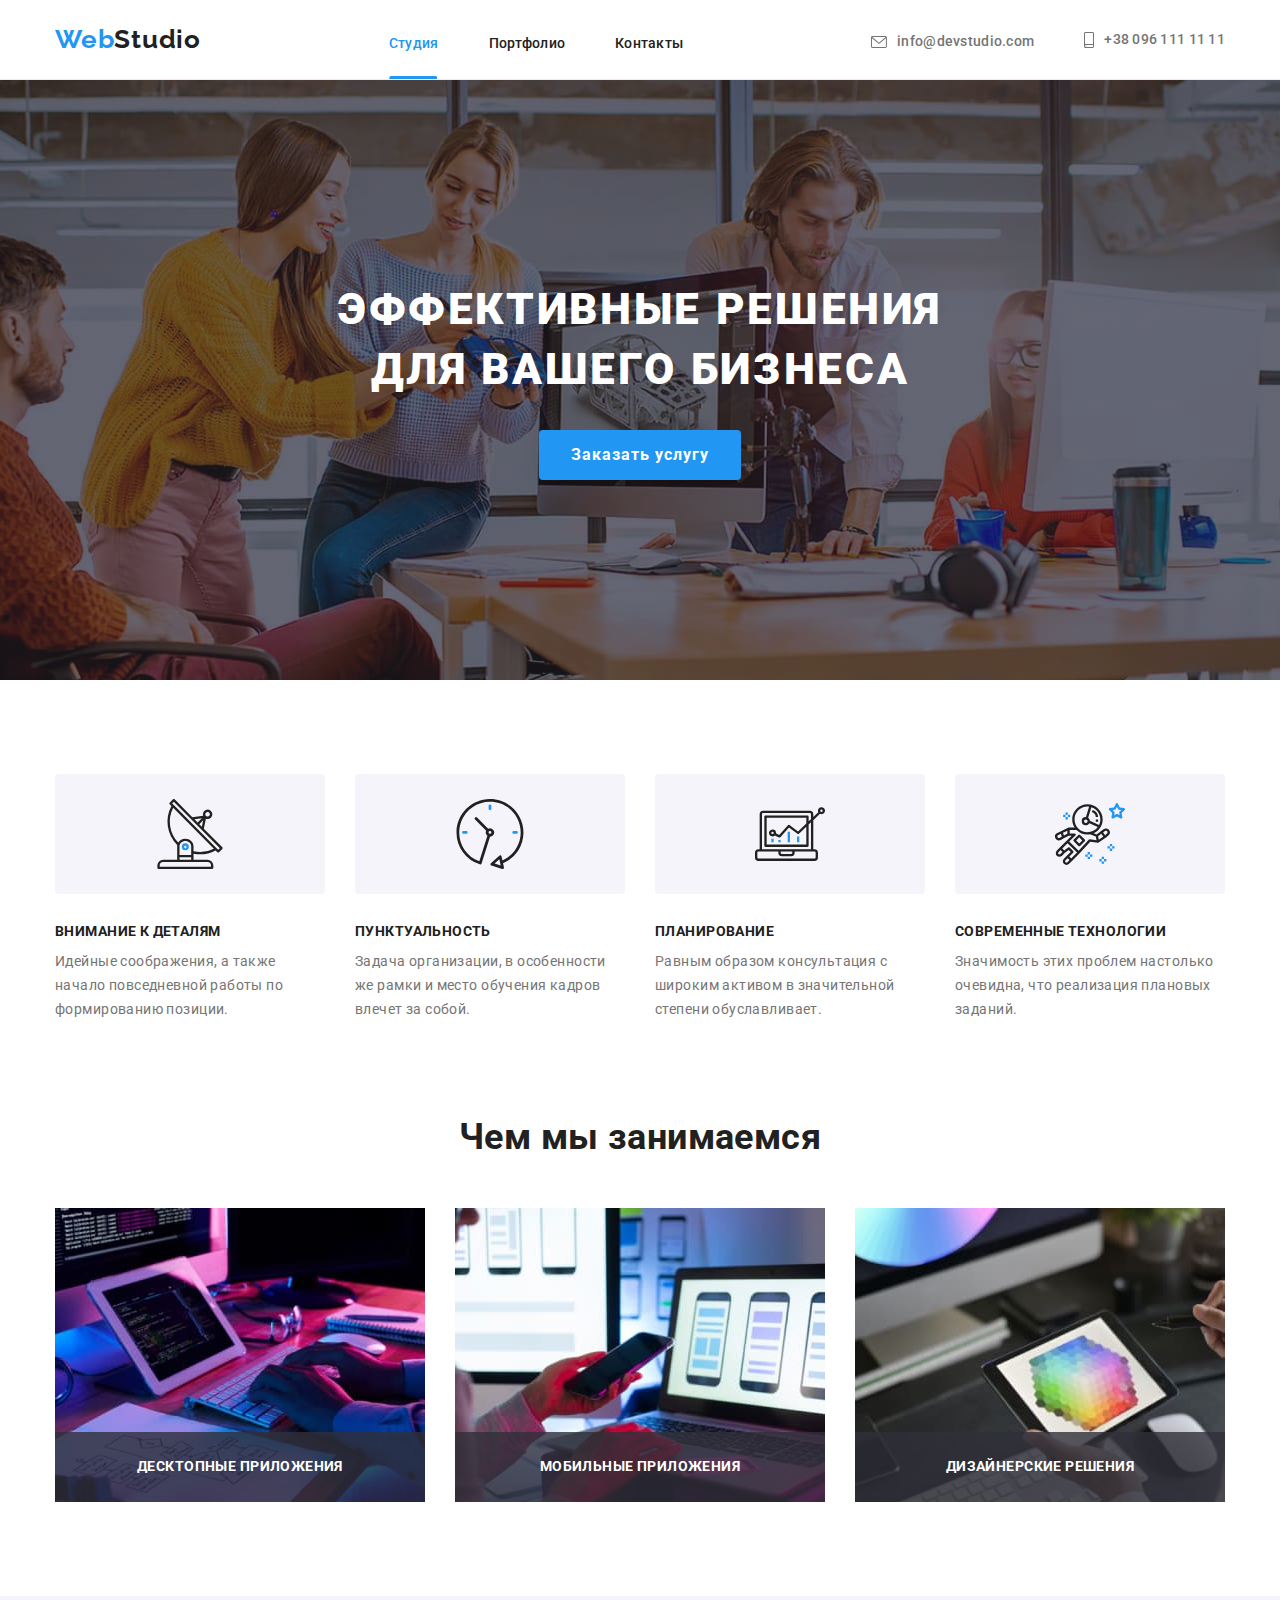
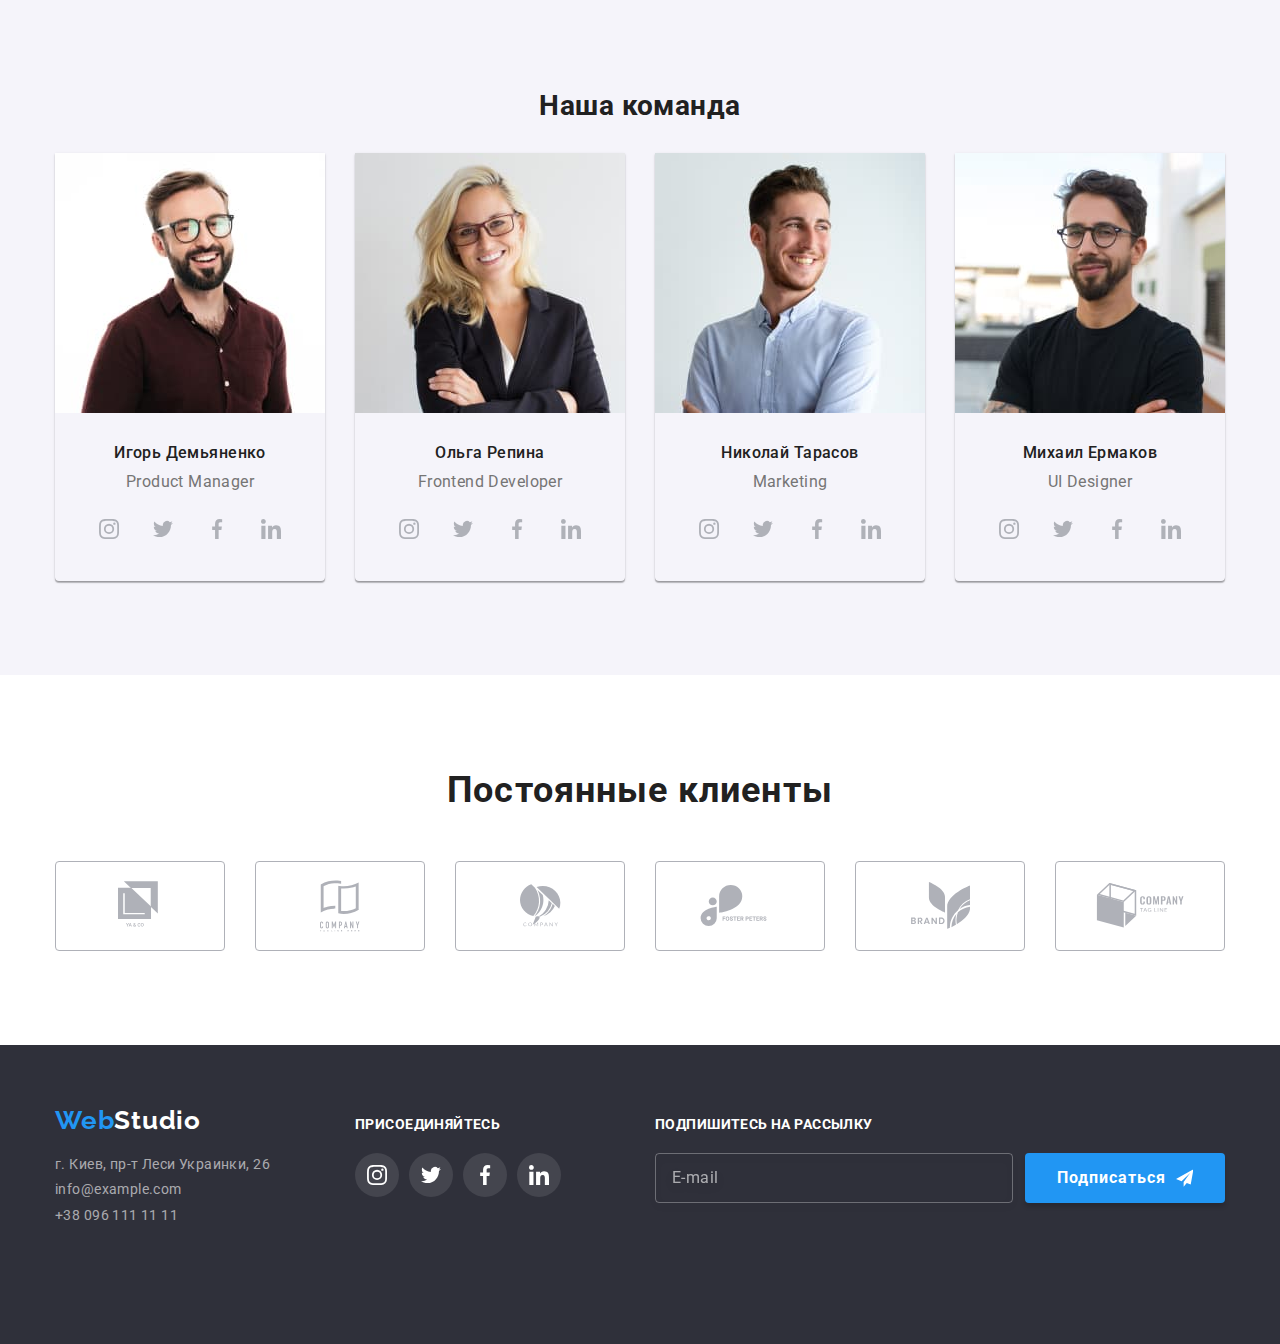
<file: index.html>
<!DOCTYPE html>
<html lang="ru">
  <head>
    <meta charset="UTF-8" />
    <meta http-equiv="X-UA-Compatible" content="IE=edge" />
    <meta name="viewport" content="width=device-width, initial-scale=1.0" />
    <title>Document</title>
    <link rel="preconnect" href="https://fonts.gstatic.com" />
    <link
      href="https://fonts.googleapis.com/css2?family=Raleway:wght@700&family=Roboto:wght@400;500;700;900&display=swap"
      rel="stylesheet"
    />
    <link
      rel="stylesheet"
      href="https://cdnjs.cloudflare.com/ajax/libs/modern-normalize/1.0.0/modern-normalize.min.css"
    />
    <link rel="stylesheet" href="./css/main.min.css" />
  </head>
  <body>
    <!-- заголовок страницы, одинаковый на всех страницах -->
    <header class="section header">
      <div class="container header-navigation">
        <a
          class="logo no-line"
          href="WebStudio"
          rel="noopener noreferrer nofollow"
          ><span class="logo-color">Web</span>Studio</a
        >

        <nav class="navigation">
          <ul class="navigation-block no-list link-font">
            <li class="navigation-block__item">
              <a
                class="navigation-block__link no-line current current--index"
                href="./index.html"
                title="Переход на главнцю страницу сайта"
              >
                Студия</a
              >
            </li>
            <li class="navigation-block__item">
              <a class="navigation-block__link no-line" href="./portfolio.html"
                >Портфолио</a
              >
            </li>
            <li class="navigation-block__item">
              <a class="navigation-block__link no-line" href="#Contacts"
                >Контакты</a
              >
            </li>
          </ul>
        </nav>

        <!-- адресные ссылки -->
        <div class="contacts link-font">
          <a class="contacts__link no-line" href="mailto:info@devstudio.com">
            <svg class="e-mail">
              <use href="./images/svg/sprite.svg#envelope"></use>
            </svg>
            info@devstudio.com</a
          >
          <a class="contacts__link no-line" href="+380961111111">
            <svg class="smartphone">
              <use href="./images/svg/sprite.svg#smartphone"></use>
            </svg>
            +38 096 111 11 11</a
          >
        </div>

        <!-- формирование окна мобильного меню -->
        <div class="mobile-menu-div">
          <button class="mobile-menu-btn" data-menu-button>
            <svg class="mobile-menu-icon">
              <use
                class="icon-menu"
                href="./images/svg/sprite.svg#icon-menu"
              ></use>
              <use
                class="icon-close"
                href="./images/svg/sprite.svg#icon-close"
              ></use>
            </svg>
          </button>

          <div class="mobile-menu" data-menu>
            <div class="mobile-menu-navigation">
              <ul class="mobile-menu-navigation__list no-list link-font">
                <li class="mobile-menu-navigation__item item-distance">
                  <a
                    class="mobile-menu-navigation__link no-line current-mobile"
                    href="./index.html"
                    title="Переход на главнцю страницу сайта"
                  >
                    Студия</a
                  >
                </li>
                <li class="mobile-menu-navigation__item item-distance">
                  <a
                    class="mobile-menu-navigation__link no-line"
                    href="./portfolio.html"
                    >Портфолио</a
                  >
                </li>
                <li class="mobile-menu-navigation__item">
                  <a class="mobile-menu-navigation__link no-line" href="#"
                    >Контакты</a
                  >
                </li>
              </ul>
            </div>
            <div class="mobile-menu-contacts link-font">
              <a
                class="mobile-menu-contacts__link no-line"
                href="mailto:info@devstudio.com"
              >
                info@devstudio.com</a
              >
              <a
                class="mobile-menu-contacts__link item-distance no-line"
                href="+380961111111"
              >
                +38 096 111 11 11</a
              >
            </div>
            <div class="mobile-menu-social">
              <a
                class="mobile-menu-social__link no-line"
                href="https://www.instagram.com"
                target="_blank"
                rel="noopener noreferer nofollow"
                >Instagram</a
              >
              <a
                class="mobile-menu-social__link no-line"
                href="https://twitter.com"
                target="_blank"
                rel="noopener noreferer nofollow"
                >Twitter</a
              >
              <a
                class="mobile-menu-social__link no-line"
                href="https://www.facebook.com"
                target="_blank"
                rel="noopener noreferer nofollow"
                >Facebook</a
              >
              <a
                class="mobile-menu-social__link no-line"
                href="https://www.linkedin.com"
                target="_blank"
                rel="noopener noreferer nofollow"
                >LinkedIn</a
              >
            </div>
          </div>
        </div>
      </div>
    </header>

    <!-- Главный раздел страницы -->
    <main>
      <!-- Главная блок страницы с заказом услуги -->

      <section class="section hero">
        <div class="hero__bg-image">
          <div class="container hero-paddings">
            <div class="hero__definition">
              <h1 class="hero__title">
                Эффективные решения для вашего бизнеса
              </h1>
              <button
                type="button"
                class="btn btn-hover btn-focus"
                data-modal-open
              >
                Заказать услугу
              </button>
            </div>
          </div>
        </div>
      </section>
      <!-- Приоритеты компании -->
      <section class="section">
        <div class="container">
          <h2 class="visually-hidden">Приоритеты компании</h2>
          <ul class="priorities no-list">
            <li class="priorities__item priorities__icon-details">
              <h3 class="priorities__header">Внимание к деталям</h3>
              <p class="priorities__text">
                Идейные соображения, а также начало повседневной работы по
                формированию позиции.
              </p>
            </li>
            <li class="priorities__item priorities__icon-timeliness">
              <h3 class="priorities__header">Пунктуальность</h3>
              <p class="priorities__text">
                Задача организации, в особенности же рамки и место обучения
                кадров влечет за собой.
              </p>
            </li>
            <li class="priorities__item priorities__icon-planning">
              <h3 class="priorities__header">Планирование</h3>
              <p class="priorities__text">
                Равным образом консультация с широким активом в значительной
                степени обуславливает.
              </p>
            </li>
            <li class="priorities__item priorities__icon-technology">
              <h3 class="priorities__header">Современные технологии</h3>
              <p class="priorities__text">
                Значимость этих проблем настолько очевидна, что реализация
                плановых заданий.
              </p>
            </li>
          </ul>
        </div>
      </section>

      <!-- Чем мы занимаемся - описание деятельности компании -->
      <section class="section company-activity">
        <div class="container">
          <h2 class="company-activity__header">Чем мы занимаемся</h2>
          <ul class="activity-description no-list">
            <li class="activity-description__item">
              <div class="activity-description__thumb">
                <picture>
                  <source
                    srcset="
                      ./images/activity/box1.jpg    1x,
                      ./images/activity/box1@2x.jpg 2x
                    "
                    media="(min-width: 1200px)"
                    type="image/jpeg"
                  />
                  <img
                    src="./images/activity/box1.jpg"
                    alt="программист, за рабочим столом, работающий на компьютере"
                    width="370"
                  />
                </picture>
                <p class="activity-description__thumb-text">
                  Десктопные приложения
                </p>
              </div>
            </li>
            <li class="activity-description__item">
              <div class="activity-description__thumb">
                <picture>
                  <source
                    srcset="
                      ./images/activity/box2.jpg    1x,
                      ./images/activity/box2@2x.jpg 2x
                    "
                    media="(min-width: 1200px)"
                    type="image/jpeg"
                  />
                  <img
                    src="./images/activity/box2.jpg"
                    alt="веб-дизайнер разрабывает приложение для смартфонов"
                    width="370"
                  />
                </picture>

                <p class="activity-description__thumb-text">
                  Мобильные приложения
                </p>
              </div>
            </li>
            <li class="activity-description__item">
              <div class="activity-description__thumb">
                <picture>
                  <source
                    srcset="
                      ./images/activity/box3.jpg    1x,
                      ./images/activity/box3@2x.jpg 2x
                    "
                    media="(min-width: 1200px)"
                    type="image/jpeg"
                  />
                  <img
                    src="./images/activity/box3.jpg"
                    alt="креативный художник веб-дизайнер выбирает цвет на графическом планшете"
                    width="370"
                  />
                </picture>

                <p class="activity-description__thumb-text">
                  Дизайнерские решения
                </p>
              </div>
            </li>
          </ul>
        </div>
      </section>

      <!-- Наша команда - представление членов команды -->
      <section class="section ourteam">
        <div class="container">
          <h2 class="ourteam__header">Наша команда</h2>
          <ul class="ourteam-members no-list">
            <li class="ourteam-members__item">
              <picture>
                <source
                  srcset="
                    ./images/team/desktop/i.d.desktop.jpg    1x,
                    ./images/team/desktop/i.d.desktop@2x.jpg 2x
                  "
                  media="(min-width: 1200px)"
                  type="image/jpeg"
                />
                <source
                  srcset="
                    ./images/team/tablet/i.d.tablet.jpg    1x,
                    ./images/team/tablet/i.d.tablet@2x.jpg 2x
                  "
                  media="(min-width: 768px)"
                  type="image/jpeg"
                />
                <source
                  srcset="
                    ./images/team/mobile/i.d.mobile.jpg    1x,
                    ./images/team/mobile/i.d.mobile@2x.jpg 2x
                  "
                  media="(max-width: 767.98px)"
                  type="image/jpeg"
                />
                <img
                  class="ourteam-members__img"
                  src="./images/team/IDimg(1).jpg"
                  alt="Игорь Демьяненко, Product Designer"
                />
              </picture>
              <div class="ourteam-members__title">
                <h3 class="ourteam-members__name">Игорь Демьяненко</h3>
                <p class="ourteam-members__position">Product Manager</p>
                <ul class="social-icons no-list">
                  <li class="social-icons__item">
                    <a
                      class="social-icons__link"
                      href="https://www.instagram.com"
                      rel="noopener noreferrer nofollow"
                      target="_blank"
                    >
                      <svg class="icon">
                        <use href="./images/svg/sprite.svg#instagram"></use>
                      </svg>
                    </a>
                  </li>
                  <li class="social-icons__item">
                    <a
                      href="https://twitter.com"
                      class="social-icons__link"
                      rel="noopener noreferrer nofollow"
                      target="_blank"
                    >
                      <svg class="icon">
                        <use href="./images/svg/sprite.svg#twitter"></use>
                      </svg>
                    </a>
                  </li>
                  <li class="social-icons__item">
                    <a
                      href="https://www.facebook.com"
                      class="social-icons__link"
                      rel="noopener noreferrer nofollow"
                      target="_blank"
                    >
                      <svg class="icon">
                        <use href="./images/svg/sprite.svg#facebook"></use>
                      </svg>
                    </a>
                  </li>
                  <li class="social-icons__item">
                    <a
                      href="https://www.linkedin.com"
                      class="social-icons__link"
                      rel="noopener noreferrer nofollow"
                      target="_blank"
                    >
                      <svg class="icon">
                        <use href="./images/svg/sprite.svg#linkedin"></use>
                      </svg>
                    </a>
                  </li>
                </ul>
              </div>
            </li>

            <li class="ourteam-members__item">
              <picture>
                <source
                  srcset="
                    ./images/team/desktop/o.r.desktop.jpg    1x,
                    ./images/team/desktop/o.r.desktop@2x.jpg 2x
                  "
                  media="(min-width: 1200px)"
                  type="image/jpeg"
                />
                <source
                  srcset="
                    ./images/team/tablet/o.r.tablet.jpg    1x,
                    ./images/team/tablet/o.r.tablet@2x.jpg 2x
                  "
                  media="(min-width: 768px)"
                  type="image/jpeg"
                />
                <source
                  srcset="
                    ./images/team/mobile/o.r.mobile.jpg    1x,
                    ./images/team/mobile/o.r.mobile@2x.jpg 2x
                  "
                  media="(max-width: 767.98px)"
                  type="image/jpeg"
                />
                <img
                  class="ourteam-members__img"
                  src="./images/team/ORimg(1).jpg"
                  alt="Ольга Репина, Frontend Developer"
                />
              </picture>
              <div class="ourteam-members__title">
                <h3 class="ourteam-members__name">Ольга Репина</h3>
                <p class="ourteam-members__position">Frontend Developer</p>
                <ul class="social-icons no-list">
                  <li class="social-icons__item">
                    <a
                      class="social-icons__link"
                      href="https://www.instagram.com"
                      rel="noopener noreferrer nofollow"
                      target="_blank"
                    >
                      <svg class="icon">
                        <use href="./images/svg/sprite.svg#instagram"></use>
                      </svg>
                    </a>
                  </li>
                  <li class="social-icons__item">
                    <a
                      href="https://twitter.com"
                      class="social-icons__link"
                      rel="noopener noreferrer nofollow"
                      target="_blank"
                    >
                      <svg class="icon">
                        <use href="./images/svg/sprite.svg#twitter"></use>
                      </svg>
                    </a>
                  </li>
                  <li class="social-icons__item">
                    <a
                      href="https://www.facebook.com"
                      class="social-icons__link"
                      rel="noopener noreferrer nofollow"
                      target="_blank"
                    >
                      <svg class="icon">
                        <use href="./images/svg/sprite.svg#facebook"></use>
                      </svg>
                    </a>
                  </li>
                  <li class="social-icons__item">
                    <a
                      href="https://www.linkedin.com"
                      class="social-icons__link"
                      rel="noopener noreferrer nofollow"
                      target="_blank"
                    >
                      <svg class="icon">
                        <use href="./images/svg/sprite.svg#linkedin"></use>
                      </svg>
                    </a>
                  </li>
                </ul>
              </div>
            </li>

            <li class="ourteam-members__item">
              <picture>
                <source
                  srcset="
                    ./images/team/desktop/n.t.desktop.jpg    1x,
                    ./images/team/desktop/n.t.desktop@2x.jpg 2x
                  "
                  media="(min-width: 1200px)"
                  type="image/jpeg"
                />
                <source
                  srcset="
                    ./images/team/tablet/n.t.tablet.jpg    1x,
                    ./images/team/tablet/n.t.tablet@2x.jpg 2x
                  "
                  media="(min-width: 768px)"
                  type="image/jpeg"
                />
                <source
                  srcset="
                    ./images/team/mobile/n.t.mobile.jpg    1x,
                    ./images/team/mobile/n.t.mobile@2x.jpg 2x
                  "
                  media="(max-width: 767.98px)"
                  type="image/jpeg"
                />
                <img
                  class="ourteam-members__img"
                  src="./images/team/NTimg(1).jpg"
                  alt="Николай Тарасов, Marketing"
                />
              </picture>

              <div class="ourteam-members__title">
                <h3 class="ourteam-members__name">Николай Тарасов</h3>
                <p class="ourteam-members__position">Marketing</p>
                <ul class="social-icons no-list">
                  <li class="social-icons__item">
                    <a
                      class="social-icons__link"
                      href="https://www.instagram.com"
                      rel="noopener noreferrer nofollow"
                      target="_blank"
                    >
                      <svg class="icon">
                        <use href="./images/svg/sprite.svg#instagram"></use>
                      </svg>
                    </a>
                  </li>
                  <li class="social-icons__item">
                    <a
                      href="https://twitter.com"
                      class="social-icons__link"
                      rel="noopener noreferrer nofollow"
                      target="_blank"
                    >
                      <svg class="icon">
                        <use href="./images/svg/sprite.svg#twitter"></use>
                      </svg>
                    </a>
                  </li>
                  <li class="social-icons__item">
                    <a
                      href="https://www.facebook.com"
                      class="social-icons__link"
                      rel="noopener noreferrer nofollow"
                      target="_blank"
                    >
                      <svg class="icon">
                        <use href="./images/svg/sprite.svg#facebook"></use>
                      </svg>
                    </a>
                  </li>
                  <li class="social-icons__item">
                    <a
                      href="https://www.linkedin.com"
                      class="social-icons__link"
                      rel="noopener noreferrer nofollow"
                      target="_blank"
                    >
                      <svg class="icon">
                        <use href="./images/svg/sprite.svg#linkedin"></use>
                      </svg>
                    </a>
                  </li>
                </ul>
              </div>
            </li>

            <li class="ourteam-members__item">
              <picture>
                <source
                  srcset="
                    ./images/team/desktop/m.e.desktop.jpg    1x,
                    ./images/team/desktop/m.e.desktop@2x.jpg 2x
                  "
                  media="(min-width: 1200px)"
                  type="image/jpeg"
                />
                <source
                  srcset="
                    ./images/team/tablet/m.e.tablet.jpg    1x,
                    ./images/team/tablet/m.e.tablet@2x.jpg 2x
                  "
                  media="(min-width: 768px)"
                  type="image/jpeg"
                />
                <source
                  srcset="
                    ./images/team/mobile/m.e.mobile.jpg    1x,
                    ./images/team/mobile/m.e.mobile@2x.jpg 2x
                  "
                  media="(max-width: 767.98px)"
                  type="image/jpeg"
                />
                <img
                  class="ourteam-members__img"
                  src="./images/team/MEimg(1).jpg"
                  alt="Михаил Ермаков, UI Designer"
                />
              </picture>

              <div class="ourteam-members__title">
                <h3 class="ourteam-members__name">Михаил Ермаков</h3>
                <p class="ourteam-members__position">UI Designer</p>
                <ul class="social-icons no-list">
                  <li class="social-icons__item">
                    <a
                      class="social-icons__link"
                      href="https://www.instagram.com"
                      rel="noopener noreferrer nofollow"
                      target="_blank"
                    >
                      <svg class="icon">
                        <use href="./images/svg/sprite.svg#instagram"></use>
                      </svg>
                    </a>
                  </li>
                  <li class="social-icons__item">
                    <a
                      href="https://twitter.com"
                      class="social-icons__link"
                      rel="noopener noreferrer nofollow"
                      target="_blank"
                    >
                      <svg class="icon">
                        <use href="./images/svg/sprite.svg#twitter"></use>
                      </svg>
                    </a>
                  </li>
                  <li class="social-icons__item">
                    <a
                      href="https://www.facebook.com"
                      class="social-icons__link"
                      rel="noopener noreferrer nofollow"
                      target="_blank"
                    >
                      <svg class="icon">
                        <use href="./images/svg/sprite.svg#facebook"></use>
                      </svg>
                    </a>
                  </li>
                  <li class="social-icons__item">
                    <a
                      href="https://www.linkedin.com"
                      class="social-icons__link"
                      rel="noopener noreferrer nofollow"
                      target="_blank"
                    >
                      <svg class="icon">
                        <use href="./images/svg/sprite.svg#linkedin"></use>
                      </svg>
                    </a>
                  </li>
                </ul>
              </div>
            </li>
          </ul>
        </div>
      </section>

      <section class="section customers-section">
        <div class="container">
          <h2 class="customers-section__header">Постоянные клиенты</h2>
          <ul class="customers-list no-list">
            <li class="customers-list__item">
              <a
                class="customers-list__link"
                href=""
                rel="noopener noreferrer nofollow"
                target="_blank"
              >
                <svg class="customers-list__icon" width="44" height="49">
                  <use href="./images/svg/sprite.svg#Ya_Co"></use>
                </svg>
              </a>
            </li>
            <li class="customers-list__item">
              <a
                class="customers-list__link"
                href=""
                rel="noopener noreferrer nofollow"
                target="_blank"
              >
                <svg class="customers-list__icon" width="40" height="52">
                  <use
                    href="./images/svg/sprite.svg#Company_Tagline_Here"
                  ></use>
                </svg>
              </a>
            </li>
            <li class="customers-list__item">
              <a
                class="customers-list__link"
                href=""
                rel="noopener noreferrer nofollow"
                target="_blank"
              >
                <svg class="customers-list__icon" width="41" height="43">
                  <use href="./images/svg/sprite.svg#Company"></use>
                </svg>
              </a>
            </li>
            <li class="customers-list__item">
              <a
                class="customers-list__link"
                href=""
                rel="noopener noreferrer nofollow"
                target="_blank"
              >
                <svg class="customers-list__icon" width="80" height="42">
                  <use href="./images/svg/sprite.svg#Foster_Peters"></use>
                </svg>
              </a>
            </li>
            <li class="customers-list__item">
              <a
                class="customers-list__link"
                href=""
                rel="noopener noreferrer nofollow"
                target="_blank"
              >
                <svg class="customers-list__icon" width="59" height="47">
                  <use href="./images/svg/brand.svg#Brand"></use>
                </svg>
              </a>
            </li>
            <li class="customers-list__item">
              <a
                class="customers-list__link"
                href=""
                rel="noopener noreferrer nofollow"
                target="_blank"
              >
                <svg class="customers-list__icon" width="89" height="45">
                  <use href="./images/svg/sprite.svg#Company_Tag-Line"></use>
                </svg>
              </a>
            </li>
          </ul>
        </div>
      </section>
    </main>

    <!-- футер страницы -->
    <footer class="section page-footer">
      <div class="container">
        <div class="footer">
          <div class="company-info footer__item">
            <a
              class="logo logo--footer no-line"
              href="WebStudio"
              rel="noopener noreferrer nofollow"
              ><span class="logo-color">Web</span>Studio</a
            >
            <address id="Contacts">
              <p class="company-info__item street">
                г. Киев, пр-т Леси Украинки, 26
              </p>
              <a
                class="company-info__item no-line"
                href="mailto:info@example.com"
                >info@example.com</a
              >
              <a class="company-info__item no-line" href="+380961111111"
                >+38 096 111 11 11</a
              >
            </address>
          </div>
          <div class="join-us footer__item">
            <p class="join-us__appeal">присоединяйтесь</p>
            <ul class="social-icons no-list">
              <li class="social-icons__item">
                <a
                  class="social-icons__link social-icons__link--bg-color"
                  href="https://www.instagram.com"
                  rel="noopener noreferrer nofollow"
                  target="_blank"
                >
                  <svg class="icon icon--join-us">
                    <use href="./images/svg/sprite.svg#instagram"></use>
                  </svg>
                </a>
              </li>
              <li class="social-icons__item">
                <a
                  class="social-icons__link social-icons__link--bg-color"
                  href="https://twitter.com"
                  rel="noopener noreferrer nofollow"
                  target="_blank"
                >
                  <svg class="icon icon--join-us">
                    <use href="./images/svg/sprite.svg#twitter"></use>
                  </svg>
                </a>
              </li>
              <li class="social-icons__item">
                <a
                  class="social-icons__link social-icons__link--bg-color"
                  href="https://www.facebook.com"
                  rel="noopener noreferrer nofollow"
                  target="_blank"
                >
                  <svg class="icon icon--join-us">
                    <use href="./images/svg/sprite.svg#facebook"></use>
                  </svg>
                </a>
              </li>
              <li class="social-icons__item">
                <a
                  class="social-icons__link social-icons__link--bg-color"
                  href="https://www.linkedin.com"
                  rel="noopener noreferrer nofollow"
                  target="_blank"
                >
                  <svg class="icon icon--join-us">
                    <use href="./images/svg/sprite.svg#linkedin"></use>
                  </svg>
                </a>
              </li>
            </ul>
          </div>

          <!-- оформление секции ввода e-mail -->
          <div class="subscribe footer__item">
            <p class="subscribe__appeal">Подпишитесь на рассылку</p>
            <form name="signup-form" class="subscribe__input" autocomplete="on">
              <input
                type="email"
                name="email"
                placeholder="E-mail"
                class="subscribe__email"
              />
              <button
                type="submit"
                class="submit button btn btn-hover btn-focus"
              >
                <span>Подписаться</span>
                <svg width="24" height="24" class="submit__fly">
                  <use href="./images/svg/sprite.svg#fly"></use>
                </svg>
              </button>
            </form>
          </div>
        </div>
      </div>
    </footer>

    <!-- формирование модального окна -->
    <div class="backdrop is-hidden" data-modal>
      <div class="modal">
        <div class="registration-form" role="group">
          <p class="registration-form__header">
            Оставьте свои данные, мы вам перезвоним
          </p>

          <label for="client-name" class="label">
            <span class="label__description">Имя</span>
            <input
              type="text"
              name="name-input"
              id="client-name"
              pattern="^[A-Za-zА-Яа-яЁё\s]+$"
              required
              class="label__input-field"
            /><svg class="label__icon" width="18" height="18">
              <use href="./images/svg/sprite.svg#person"></use>
            </svg>
          </label>

          <label for="client-tel" class="label">
            <span class="label__description">Телефон</span>
            <input
              type="tel"
              name="phone-input"
              id="client-tel"
              pattern="[0-9]{10}"
              required
              class="label__input-field"
            />
            <svg class="label__icon" width="18" height="18">
              <use href="./images/svg/sprite.svg#phone-client"></use>
            </svg>
          </label>

          <label for="client-mail" class="label">
            <span class="label__description">Почта</span>
            <input
              type="email"
              name="mail-input"
              id="client-mail"
              required
              class="label__input-field"
            />
            <svg class="label__icon" width="18" height="18">
              <use href="./images/svg/sprite.svg#email-client"></use>
            </svg>
          </label>

          <label for="comment" class="label">
            <span class="label__description">Комментарий</span></label
          >
          <textarea
            name="comment"
            id="comment"
            class="registration-form__comment"
          >
          </textarea>

          <div class="form-check">
            <label>
              <input
                class="form-check__input visually-hidden"
                type="checkbox"
                required
              />
              <span class="form-check__box"></span>
            </label>

            <div class="form-check__text">
              <span class="form-check__agreement"
                >Соглашаюсь с рассылкой и принимаю</span
              >
              <a class="form-check__link" href="#">Условия договора</a>
            </div>
          </div>

          <button type="submit" class="form-send btn btn-hover btn-focus">
            Отправить
          </button>
        </div>

        <button class="modal-close" data-modal-close>
          <svg class="modal-close__icon" width="18" height="18">
            <use href="./images/svg/sprite.svg#modal-close"></use>
          </svg>
        </button>
      </div>
    </div>
    <!-- Ставим Js перед закрывающим тегом body -->
    <script src="./js/modal.js"></script>
    <script src="./js/menu.js"></script>
  </body>
</html>
</file>
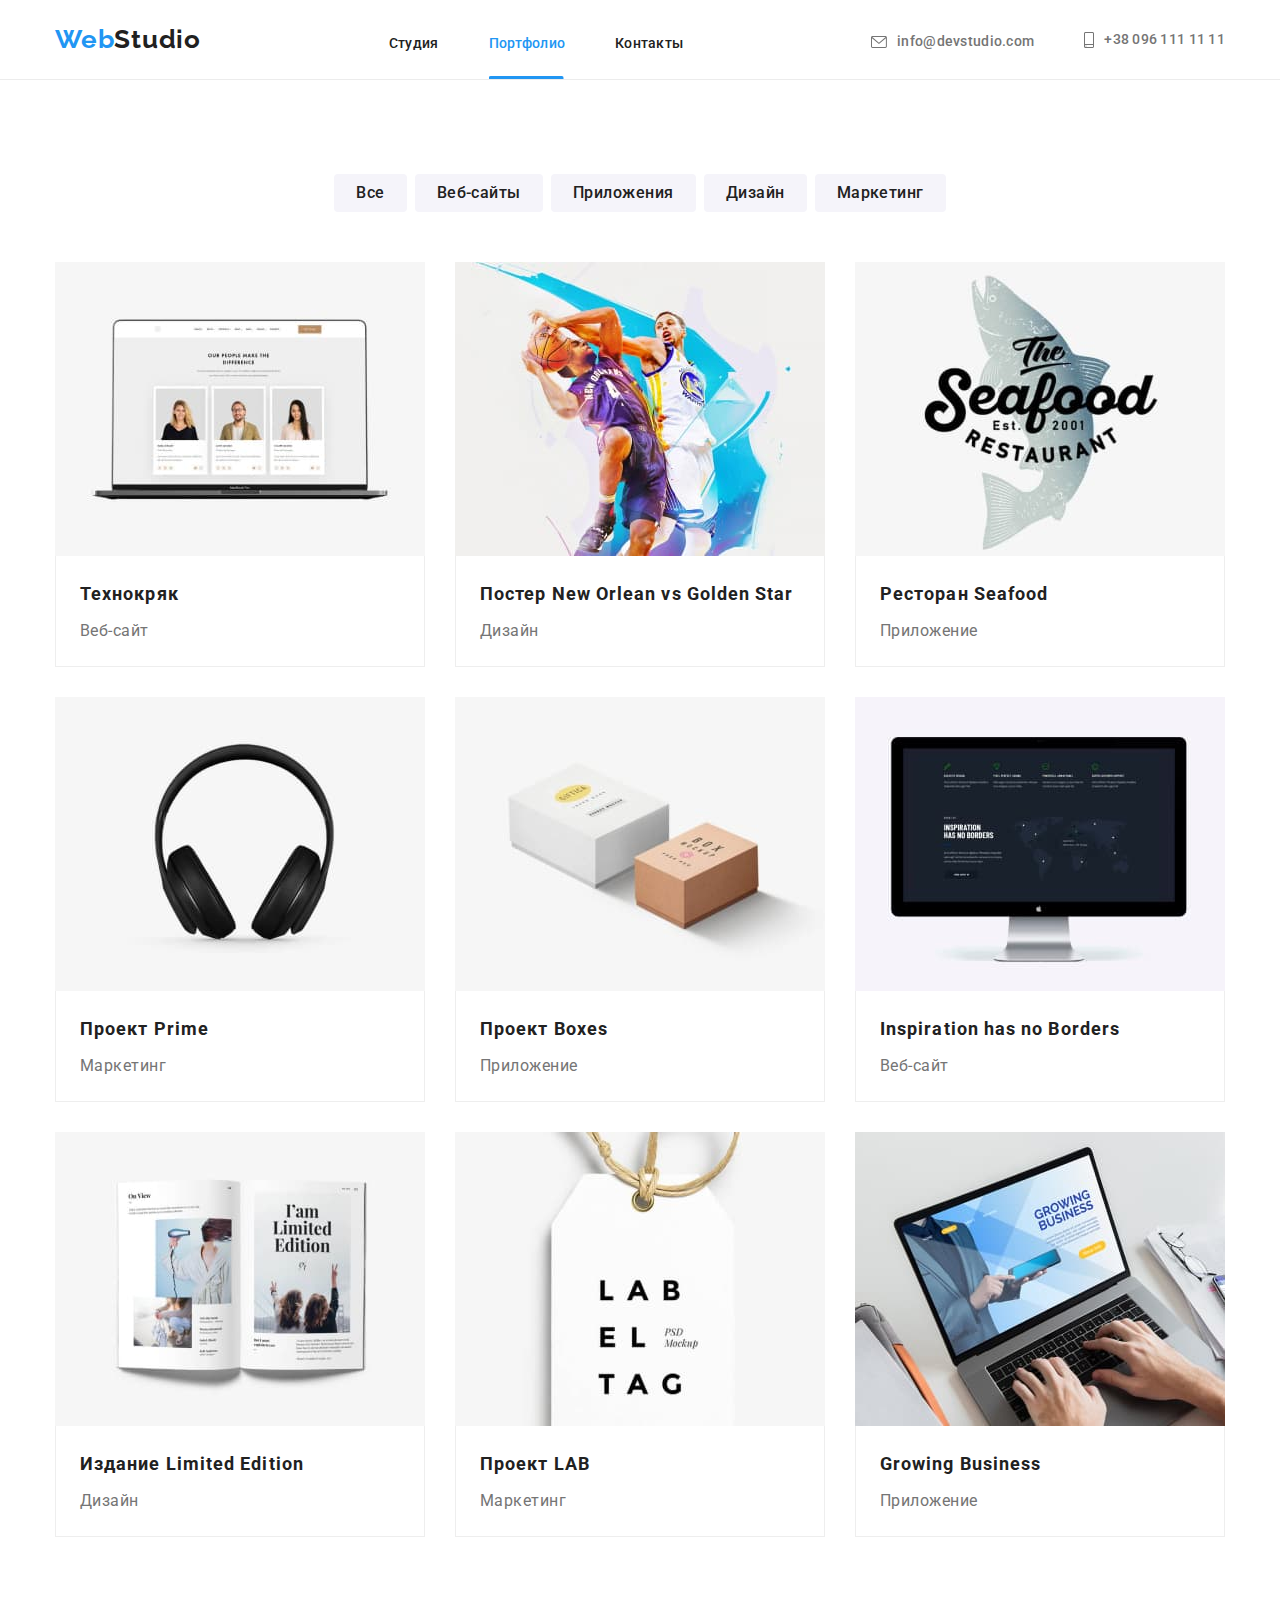
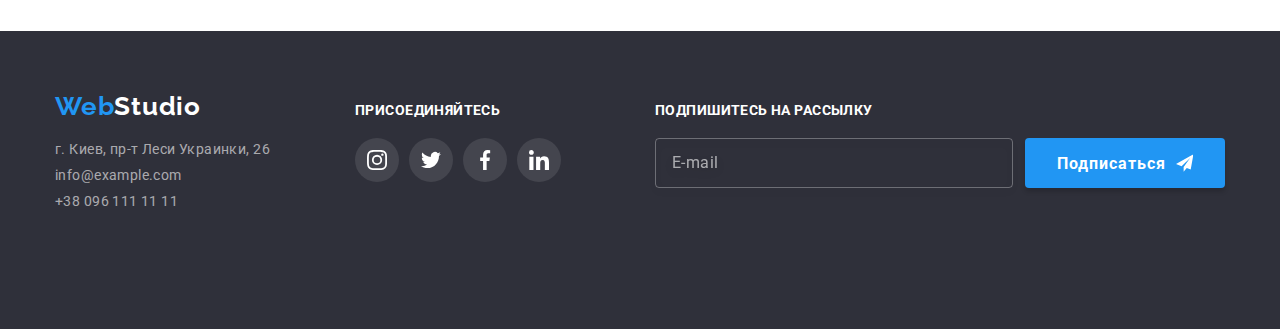
<file: portfolio.html>
<!DOCTYPE html>
<html lang="ru">
  <head>
    <meta charset="UTF-8" />
    <meta http-equiv="X-UA-Compatible" content="IE=edge" />
    <meta name="viewport" content="width=device-width, initial-scale=1.0" />
    <title>portfolio</title>
    <link rel="preconnect" href="https://fonts.gstatic.com" />
    <link
      href="https://fonts.googleapis.com/css2?family=Raleway:wght@700&family=Roboto:wght@400;500;700;900&display=swap"
      rel="stylesheet"
    />
    <link
      rel="stylesheet"
      href="https://cdnjs.cloudflare.com/ajax/libs/modern-normalize/1.0.0/modern-normalize.min.css"
    />
    <link rel="stylesheet" href="./css/main.min.css" />
  </head>
  <body>
    <!-- заголовок страницы, одинаковый на всех страницах -->
    <header class="section header">
      <div class="container header-navigation">
        <a
          class="logo no-line"
          href="WebStudio"
          rel="noopener noreferrer nofollow"
          ><span class="logo-color">Web</span>Studio</a
        >

        <!-- формирование окна мобильного меню -->
        <div class="mobile-menu-div">
          <button class="mobile-menu-btn" data-menu-button>
            <svg class="mobile-menu-icon">
              <use
                class="icon-menu"
                href="./images/svg/sprite.svg#icon-menu"
              ></use>
              <use
                class="icon-close"
                href="./images/svg/sprite.svg#icon-close"
              ></use>
            </svg>
          </button>

          <div class="mobile-menu" data-menu>
            <div class="mobile-menu-navigation">
              <ul class="mobile-menu-navigation__list no-list link-font">
                <li class="mobile-menu-navigation__item item-distance">
                  <a
                    class="mobile-menu-navigation__link no-line"
                    href="./index.html"
                    title="Переход на главнцю страницу сайта"
                  >
                    Студия</a
                  >
                </li>
                <li class="mobile-menu-navigation__item item-distance">
                  <a
                    class="mobile-menu-navigation__link no-line current-mobile"
                    href="./portfolio.html"
                    >Портфолио</a
                  >
                </li>
                <li class="mobile-menu-navigation__item">
                  <a
                    class="mobile-menu-navigation__link no-line"
                    href="#Contacts"
                    >Контакты</a
                  >
                </li>
              </ul>
            </div>
            <div class="mobile-menu-contacts link-font">
              <a
                class="mobile-menu-contacts__link no-line"
                href="mailto:info@devstudio.com"
              >
                info@devstudio.com</a
              >
              <a
                class="mobile-menu-contacts__link item-distance no-line"
                href="+380961111111"
              >
                +38 096 111 11 11</a
              >
            </div>
            <div class="mobile-menu-social">
              <a
                class="mobile-menu-social__link no-line"
                href="https://www.instagram.com"
                target="_blank"
                rel="noopener noreferer nofollow"
                >Instagram</a
              >
              <a
                class="mobile-menu-social__link no-line"
                href="https://twitter.com"
                target="_blank"
                rel="noopener noreferer nofollow"
                >Twitter</a
              >
              <a
                class="mobile-menu-social__link no-line"
                href="https://www.facebook.com"
                target="_blank"
                rel="noopener noreferer nofollow"
                >Facebook</a
              >
              <a
                class="mobile-menu-social__link no-line"
                href="https://www.linkedin.com"
                target="_blank"
                rel="noopener noreferer nofollow"
                >LinkedIn</a
              >
            </div>
          </div>
        </div>

        <nav class="navigation">
          <ul class="navigation-block no-list link-font">
            <li class="navigation-block__item">
              <a
                class="navigation-block__link no-line"
                href="./index.html"
                title="Переход на главнцю страницу сайта"
              >
                Студия</a
              >
            </li>
            <li class="navigation-block__item">
              <a
                class="navigation-block__link no-line current current--portfolio"
                href="./portfolio.html"
                >Портфолио</a
              >
            </li>
            <li class="navigation-block__item">
              <a class="navigation-block__link no-line" href="#Contacts"
                >Контакты</a
              >
            </li>
          </ul>
        </nav>

        <!-- адресные ссылки -->
        <div class="contacts link-font">
          <a class="contacts__link no-line" href="mailto:info@devstudio.com">
            <svg class="e-mail">
              <use href="./images/svg/sprite.svg#envelope"></use>
            </svg>
            info@devstudio.com</a
          >
          <a class="contacts__link no-line" href="+380961111111">
            <svg class="smartphone">
              <use href="./images/svg/sprite.svg#smartphone"></use>
            </svg>
            +38 096 111 11 11</a
          >
        </div>
      </div>
    </header>

    <!-- главный раздел страницы Портфолио -->
    <main>
      <section class="section portfolio">
        <div class="container">
          <h1 class="visually-hidden">Портфолио компании</h1>

          <!-- фильтр переходов внутри сайта -->

          <ul class="navigation-btns no-list">
            <li class="navigation-btns__item">
              <button type="button" class="navigation__btn">Все</button>
            </li>
            <li class="navigation-btns__item">
              <button type="button" class="navigation__btn">Веб-сайты</button>
            </li>
            <li class="navigation-btns__item">
              <button type="button" class="navigation__btn">Приложения</button>
            </li>
            <li class="navigation-btns__item">
              <button type="button" class="navigation__btn">Дизайн</button>
            </li>
            <li class="navigation-btns__item">
              <button type="button" class="navigation__btn">Маркетинг</button>
            </li>
          </ul>

          <!-- раздел Наши работы, ссылки на описание проектов -->
          <h2 class="visually-hidden">Описание работ компании в портфолио</h2>
          <ul class="our-projects no-list">
            <li class="our-projects__item">
              <a
                class="our-projects__link no-line"
                href="#"
                rel="noopener noreferrer nofollow"
              >
                <div class="overaly">
                  <div class="overaly__item">
                    <p class="overaly__text">
                      Технокряк это современная площадка распространения
                      коронавируса. Компании используют эту платформу для
                      цифрового шпионажа и атак на защищённые серверы
                      конкурентов.
                    </p>
                  </div>
                  <picture>
                    <source
                      srcset="
                        ./images/portfolio/desktop/portfoliolink1desktop.jpg    1x,
                        ./images/portfolio/desktop/portfoliolink1desktop@2x.jpg 2x
                      "
                      media="(min-width: 1200px)"
                      type="image/jpeg"
                    />
                    <source
                      srcset="
                        ./images/portfolio/tablet/portfoliolink1tablet.jpg    1x,
                        ./images/portfolio/tablet/portfoliolink1tablet@2x.jpg 2x
                      "
                      media="(min-width: 768px)"
                      type="image/jpeg"
                    />
                    <source
                      srcset="
                        ./images/portfolio/mobile/portfoliolink1mobile.jpg    1x,
                        ./images/portfolio/mobile/portfoliolink1mobile@2x.jpg 2x
                      "
                      media="(max-width: 767.98px)"
                      type="image/jpeg"
                    />
                    <img
                      class="portfolio-img"
                      src="./images/portfolio/tekhnokryak(1).jpg"
                      alt="Технокряк - Мы создаем различия"
                      width="450"
                    />
                  </picture>
                </div>
                <div class="our-projects__item-decription additional-padding">
                  <h3 class="our-projects__item-heading">Технокряк</h3>
                  <p class="our-projects__item-title">Веб-сайт</p>
                </div>
              </a>
            </li>

            <li class="our-projects__item">
              <a
                class="our-projects__link no-line"
                href="#"
                rel="noopener noreferrer nofollow"
              >
                <div class="overaly">
                  <picture>
                    <source
                      srcset="
                        ./images/portfolio/desktop/portfoliolink2desktop.jpg    1x,
                        ./images/portfolio/desktop/portfoliolink2desktop@2x.jpg 2x
                      "
                      media="(min-width: 1200px)"
                      type="image/jpeg"
                    />
                    <source
                      srcset="
                        ./images/portfolio/tablet/portfoliolink2tablet.jpg    1x,
                        ./images/portfolio/tablet/portfoliolink2tablet@2x.jpg 2x
                      "
                      media="(min-width: 768px)"
                      type="image/jpeg"
                    />
                    <source
                      srcset="
                        ./images/portfolio/mobile/portfoliolink2mobile.jpg    1x,
                        ./images/portfolio/mobile/portfoliolink2mobile@2x.jpg 2x
                      "
                      media="(max-width: 767.98px)"
                      type="image/jpeg"
                    />
                    <img
                      class="portfolio-img"
                      src="./images/portfolio/NO_GS(1).jpg"
                      alt="Постер New Orlean против Golden Star"
                      width="450"
                    />
                  </picture>

                  <div class="overaly__item">
                    <p class="overaly__text">
                      Технокряк это современная площадка распространения
                      коронавируса. Компании используют эту платформу для
                      цифрового шпионажа и атак на защищённые серверы
                      конкурентов.
                    </p>
                  </div>
                </div>

                <div class="our-projects__item-decription">
                  <h3 class="our-projects__item-heading">
                    Постер New Orlean vs Golden Star
                  </h3>
                  <p class="our-projects__item-title">Дизайн</p>
                </div>
              </a>
            </li>

            <li class="our-projects__item">
              <a
                class="our-projects__link no-line"
                href="#"
                rel="noopener noreferrer nofollow"
              >
                <div class="overaly">
                  <div class="overaly__item">
                    <p class="overaly__text">
                      Технокряк это современная площадка распространения
                      коронавируса. Компании используют эту платформу для
                      цифрового шпионажа и атак на защищённые серверы
                      конкурентов.
                    </p>
                  </div>
                  <picture>
                    <source
                      srcset="
                        ./images/portfolio/desktop/portfoliolink3desktop.jpg    1x,
                        ./images/portfolio/desktop/portfoliolink3desktop@2x.jpg 2x
                      "
                      media="(min-width: 1200px)"
                      type="image/jpeg"
                    />
                    <source
                      srcset="
                        ./images/portfolio/tablet/portfoliolink3tablet.jpg    1x,
                        ./images/portfolio/tablet/portfoliolink3tablet@2x.jpg 2x
                      "
                      media="(min-width: 768px)"
                      type="image/jpeg"
                    />
                    <source
                      srcset="
                        ./images/portfolio/mobile/portfoliolink3mobile.jpg    1x,
                        ./images/portfolio/mobile/portfoliolink3mobile@2x.jpg 2x
                      "
                      media="(max-width: 767.98px)"
                      type="image/jpeg"
                    />
                    <img
                      class="portfolio-img"
                      src="./images/portfolio/SeaFood(1).jpg"
                      alt="Ресторан Seafood"
                      width="450"
                    />
                  </picture>
                </div>

                <div class="our-projects__item-decription">
                  <h3 class="our-projects__item-heading">Ресторан Seafood</h3>
                  <p class="our-projects__item-title">Приложение</p>
                </div>
              </a>
            </li>

            <li class="our-projects__item">
              <a
                class="our-projects__link no-line"
                href="#"
                rel="noopener noreferrer nofollow"
              >
                <div class="overaly">
                  <div class="overaly__item">
                    <p class="overaly__text">
                      Технокряк это современная площадка распространения
                      коронавируса. Компании используют эту платформу для
                      цифрового шпионажа и атак на защищённые серверы
                      конкурентов.
                    </p>
                  </div>
                  <picture>
                    <source
                      srcset="
                        ./images/portfolio/desktop/portfoliolink4desktop.jpg    1x,
                        ./images/portfolio/desktop/portfoliolink4desktop@2x.jpg 2x
                      "
                      media="(min-width: 1200px)"
                      type="image/jpeg"
                    />
                    <source
                      srcset="
                        ./images/portfolio/tablet/portfoliolink4tablet.jpg    1x,
                        ./images/portfolio/tablet/portfoliolink4tablet@2x.jpg 2x
                      "
                      media="(min-width: 768px)"
                      type="image/jpeg"
                    />
                    <source
                      srcset="
                        ./images/portfolio/mobile/portfoliolink4mobile.jpg    1x,
                        ./images/portfolio/mobile/portfoliolink4mobile@2x.jpg 2x
                      "
                      media="(max-width: 767.98px)"
                      type="image/jpeg"
                    />
                    <img
                      class="portfolio-img"
                      src="./images/portfolio/Prime(1).jpg"
                      alt="Проект Основной"
                      width="450"
                    />
                  </picture>
                </div>

                <div class="our-projects__item-decription">
                  <h3 class="our-projects__item-heading">Проект Prime</h3>
                  <p class="our-projects__item-title">Маркетинг</p>
                </div>
              </a>
            </li>

            <li class="our-projects__item">
              <a
                class="our-projects__link no-line"
                href="#"
                rel="noopener noreferrer nofollow"
              >
                <div class="overaly">
                  <div class="overaly__item">
                    <p class="overaly__text">
                      Технокряк это современная площадка распространения
                      коронавируса. Компании используют эту платформу для
                      цифрового шпионажа и атак на защищённые серверы
                      конкурентов.
                    </p>
                  </div>
                  <picture>
                    <source
                      srcset="
                        ./images/portfolio/desktop/portfoliolink5desktop.jpg    1x,
                        ./images/portfolio/desktop/portfoliolink5desktop@2x.jpg 2x
                      "
                      media="(min-width: 1200px)"
                      type="image/jpeg"
                    />
                    <source
                      srcset="
                        ./images/portfolio/tablet/portfoliolink5tablet.jpg    1x,
                        ./images/portfolio/tablet/portfoliolink5tablet@2x.jpg 2x
                      "
                      media="(min-width: 768px)"
                      type="image/jpeg"
                    />
                    <source
                      srcset="
                        ./images/portfolio/mobile/portfoliolink5mobile.jpg    1x,
                        ./images/portfolio/mobile/portfoliolink5mobile@2x.jpg 2x
                      "
                      media="(max-width: 767.98px)"
                      type="image/jpeg"
                    />
                    <img
                      class="portfolio-img"
                      src="./images/portfolio/Boxes(1).jpg"
                      alt="Проект Коробки"
                      width="450"
                    />
                  </picture>
                </div>

                <div class="our-projects__item-decription">
                  <h3 class="our-projects__item-heading">Проект Boxes</h3>
                  <p class="our-projects__item-title">Приложение</p>
                </div>
              </a>
            </li>

            <li class="our-projects__item">
              <a
                class="our-projects__link no-line"
                href="#"
                rel="noopener noreferrer nofollow"
              >
                <div class="overaly">
                  <div class="overaly__item">
                    <p class="overaly__text">
                      Технокряк это современная площадка распространения
                      коронавируса. Компании используют эту платформу для
                      цифрового шпионажа и атак на защищённые серверы
                      конкурентов.
                    </p>
                  </div>
                  <picture>
                    <source
                      srcset="
                        ./images/portfolio/desktop/portfoliolink6desktop.jpg    1x,
                        ./images/portfolio/desktop/portfoliolink6desktop@2x.jpg 2x
                      "
                      media="(min-width: 1200px)"
                      type="image/jpeg"
                    />
                    <source
                      srcset="
                        ./images/portfolio/tablet/portfoliolink6tablet.jpg    1x,
                        ./images/portfolio/tablet/portfoliolink6tablet@2x.jpg 2x
                      "
                      media="(min-width: 768px)"
                      type="image/jpeg"
                    />
                    <source
                      srcset="
                        ./images/portfolio/mobile/portfoliolink6mobile.jpg    1x,
                        ./images/portfolio/mobile/portfoliolink6mobile@2x.jpg 2x
                      "
                      media="(max-width: 767.98px)"
                      type="image/jpeg"
                    />
                    <img
                      class="portfolio-img"
                      src="./images/portfolio/Inspiration(1).jpg"
                      alt="Вдохновение не имеет границ"
                      width="450"
                    />
                  </picture>
                </div>
                <div class="our-projects__item-decription">
                  <h3 class="our-projects__item-heading">
                    Inspiration has no Borders
                  </h3>
                  <p class="our-projects__item-title">Веб-сайт</p>
                </div>
              </a>
            </li>

            <li class="our-projects__item">
              <a
                class="our-projects__link no-line"
                href="#"
                rel="noopener noreferrer nofollow"
              >
                <div class="overaly">
                  <div class="overaly__item">
                    <p class="overaly__text">
                      Технокряк это современная площадка распространения
                      коронавируса. Компании используют эту платформу для
                      цифрового шпионажа и атак на защищённые серверы
                      конкурентов.
                    </p>
                  </div>
                  <picture>
                    <source
                      srcset="
                        ./images/portfolio/desktop/portfoliolink7desktop.jpg    1x,
                        ./images/portfolio/desktop/portfoliolink7desktop@2x.jpg 2x
                      "
                      media="(min-width: 1200px)"
                      type="image/jpeg"
                    />
                    <source
                      srcset="
                        ./images/portfolio/tablet/portfoliolink7tablet.jpg    1x,
                        ./images/portfolio/tablet/portfoliolink7tablet@2x.jpg 2x
                      "
                      media="(min-width: 768px)"
                      type="image/jpeg"
                    />
                    <source
                      srcset="
                        ./images/portfolio/mobile/portfoliolink7mobile.jpg    1x,
                        ./images/portfolio/mobile/portfoliolink7mobile@2x.jpg 2x
                      "
                      media="(max-width: 767.98px)"
                      type="image/jpeg"
                    />
                    <img
                      class="portfolio-img"
                      src="./images/portfolio/LimitedEd(1).jpg"
                      alt="Разворот журнала с надписью Ограниченное издание"
                      width="450"
                    />
                  </picture>
                </div>

                <div class="our-projects__item-decription">
                  <h3 class="our-projects__item-heading">
                    Издание Limited Edition
                  </h3>
                  <p class="our-projects__item-title">Дизайн</p>
                </div>
              </a>
            </li>

            <li class="our-projects__item">
              <a
                class="our-projects__link no-line"
                href="#"
                rel="noopener noreferrer nofollow"
              >
                <div class="overaly">
                  <div class="overaly__item">
                    <p class="overaly__text">
                      Технокряк это современная площадка распространения
                      коронавируса. Компании используют эту платформу для
                      цифрового шпионажа и атак на защищённые серверы
                      конкурентов.
                    </p>
                  </div>
                  <picture>
                    <source
                      srcset="
                        ./images/portfolio/desktop/portfoliolink8desktop.jpg    1x,
                        ./images/portfolio/desktop/portfoliolink8desktop@2x.jpg 2x
                      "
                      media="(min-width: 1200px)"
                      type="image/jpeg"
                    />
                    <source
                      srcset="
                        ./images/portfolio/tablet/portfoliolink8tablet.jpg    1x,
                        ./images/portfolio/tablet/portfoliolink8tablet@2x.jpg 2x
                      "
                      media="(min-width: 768px)"
                      type="image/jpeg"
                    />
                    <source
                      srcset="
                        ./images/portfolio/mobile/portfoliolink8mobile.jpg    1x,
                        ./images/portfolio/mobile/portfoliolink8mobile@2x.jpg 2x
                      "
                      media="(max-width: 767.98px)"
                      type="image/jpeg"
                    />
                    <img
                      class="portfolio-img"
                      src="./images/portfolio/LAB(1).jpg"
                      alt="Лабораторная бирка"
                      width="450"
                    />
                  </picture>
                </div>

                <div class="our-projects__item-decription">
                  <h3 class="our-projects__item-heading">Проект LAB</h3>
                  <p class="our-projects__item-title">Маркетинг</p>
                </div>
              </a>
            </li>

            <li class="our-projects__item">
              <a
                class="our-projects__link no-line"
                href="#"
                rel="noopener noreferrer nofollow"
              >
                <div class="overaly">
                  <div class="overaly__item">
                    <p class="overaly__text">
                      Технокряк это современная площадка распространения
                      коронавируса. Компании используют эту платформу для
                      цифрового шпионажа и атак на защищённые серверы
                      конкурентов.
                    </p>
                  </div>
                  <picture>
                    <source
                      srcset="
                        ./images/portfolio/desktop/portfoliolink9desktop.jpg    1x,
                        ./images/portfolio/desktop/portfoliolink9desktop@2x.jpg 2x
                      "
                      media="(min-width: 1200px)"
                      type="image/jpeg"
                    />
                    <source
                      srcset="
                        ./images/portfolio/tablet/portfoliolink9tablet.jpg    1x,
                        ./images/portfolio/tablet/portfoliolink9tablet@2x.jpg 2x
                      "
                      media="(min-width: 768px)"
                      type="image/jpeg"
                    />
                    <source
                      srcset="
                        ./images/portfolio/mobile/portfoliolink9mobile.jpg    1x,
                        ./images/portfolio/mobile/portfoliolink9mobile@2x.jpg 2x
                      "
                      media="(max-width: 767.98px)"
                      type="image/jpeg"
                    />
                    <img
                      class="portfolio-img"
                      src="./images/portfolio/GrowingB(1).jpg"
                      alt="Человек работает на ноутбуке на экране надпись Растущий бизнес"
                      width="450"
                    />
                  </picture>
                </div>

                <div class="our-projects__item-decription">
                  <h3 class="our-projects__item-heading">Growing Business</h3>
                  <p class="our-projects__item-title">Приложение</p>
                </div>
              </a>
            </li>
          </ul>
        </div>
      </section>
    </main>

    <!-- футер страницы -->
    <footer class="section page-footer">
      <div class="container">
        <div class="footer">
          <div class="company-info footer__item">
            <a
              class="logo logo--footer no-line"
              href="WebStudio"
              rel="noopener noreferrer nofollow"
              ><span class="logo-color">Web</span>Studio</a
            >
            <address id="Contacts">
              <p class="company-info__item street">
                г. Киев, пр-т Леси Украинки, 26
              </p>
              <a
                class="company-info__item no-line"
                href="mailto:info@example.com"
                >info@example.com</a
              >
              <a class="company-info__item no-line" href="+380961111111"
                >+38 096 111 11 11</a
              >
            </address>
          </div>
          <div class="join-us footer__item">
            <p class="join-us__appeal">присоединяйтесь</p>
            <ul class="social-icons no-list">
              <li class="social-icons__item">
                <a
                  class="social-icons__link social-icons__link--bg-color"
                  href="https://www.instagram.com"
                  rel="noopener noreferrer nofollow"
                  target="_blank"
                >
                  <svg class="icon icon--join-us">
                    <use href="./images/svg/sprite.svg#instagram"></use>
                  </svg>
                </a>
              </li>
              <li class="social-icons__item">
                <a
                  class="social-icons__link social-icons__link--bg-color"
                  href="https://twitter.com"
                  rel="noopener noreferrer nofollow"
                  target="_blank"
                >
                  <svg class="icon icon--join-us">
                    <use href="./images/svg/sprite.svg#twitter"></use>
                  </svg>
                </a>
              </li>
              <li class="social-icons__item">
                <a
                  class="social-icons__link social-icons__link--bg-color"
                  href="https://www.facebook.com"
                  rel="noopener noreferrer nofollow"
                  target="_blank"
                >
                  <svg class="icon icon--join-us">
                    <use href="./images/svg/sprite.svg#facebook"></use>
                  </svg>
                </a>
              </li>
              <li class="social-icons__item">
                <a
                  class="social-icons__link social-icons__link--bg-color"
                  href="https://www.linkedin.com"
                  rel="noopener noreferrer nofollow"
                  target="_blank"
                >
                  <svg class="icon icon--join-us">
                    <use href="./images/svg/sprite.svg#linkedin"></use>
                  </svg>
                </a>
              </li>
            </ul>
          </div>

          <!-- оформление секции ввода e-mail -->
          <div class="subscribe footer__item">
            <p class="subscribe__appeal">Подпишитесь на рассылку</p>
            <form name="signup-form" class="subscribe__input" autocomplete="on">
              <input
                type="email"
                name="email"
                placeholder="E-mail"
                class="subscribe__email"
              />
              <button
                type="submit"
                class="submit button btn btn-hover btn-focus"
              >
                <span>Подписаться</span>
                <svg width="24" height="24" class="submit__fly">
                  <use href="./images/svg/sprite.svg#fly"></use>
                </svg>
              </button>
            </form>
          </div>
        </div>
      </div>
    </footer>
    <script src="./js/menu.js"></script>
  </body>
</html>
</file>
<file: css/main.min.css>
/*! modern-normalize v1.0.0 | MIT License | https://github.com/sindresorhus/modern-normalize */*,::after,::before{box-sizing:border-box}:root{-moz-tab-size:4;tab-size:4}html{line-height:1.15;-webkit-text-size-adjust:100%}body{margin:0}body{font-family:system-ui, -apple-system, 'Segoe UI', Roboto, Helvetica, Arial, sans-serif, 'Apple Color Emoji', 'Segoe UI Emoji'}hr{height:0;color:inherit}abbr[title]{text-decoration:underline dotted}b,strong{font-weight:bolder}code,kbd,pre,samp{font-family:ui-monospace, SFMono-Regular, Consolas, 'Liberation Mono', Menlo, monospace;font-size:1em}small{font-size:80%}sub,sup{font-size:75%;line-height:0;position:relative;vertical-align:baseline}sub{bottom:-0.25em}sup{top:-0.5em}table{text-indent:0;border-color:inherit}button,input,optgroup,select,textarea{font-family:inherit;font-size:100%;line-height:1.15;margin:0}button,select{text-transform:none}[type='button'],[type='reset'],[type='submit'],button{-webkit-appearance:button}::-moz-focus-inner{border-style:none;padding:0}:-moz-focusring{outline:1px dotted ButtonText}:-moz-ui-invalid{box-shadow:none}legend{padding:0}progress{vertical-align:baseline}::-webkit-inner-spin-button,::-webkit-outer-spin-button{height:auto}[type='search']{-webkit-appearance:textfield;outline-offset:-2px}::-webkit-search-decoration{-webkit-appearance:none}::-webkit-file-upload-button{-webkit-appearance:button;font:inherit}summary{display:list-item}html{box-sizing:border-box}*,*::before,*::after{box-sizing:inherit}button{padding:0;border:none;font:inherit;color:inherit;background-color:transparent;cursor:pointer}h1,h2,h3,h4,h5,h6,p,ul{margin:0;padding:0}img{display:block;max-width:100%;height:auto}body{background-color:#fff;color:#212121;font-family:'Roboto', sans-serif;font-style:normal;font-size:14px;line-height:1.14;letter-spacing:0.03em}.no-list{list-style:none}.no-line{text-decoration:none}.visually-hidden{position:absolute !important;clip:rect(1px 1px 1px 1px);clip:rect(1px, 1px, 1px, 1px);padding:0 !important;border:0 !important;height:1px !important;width:1px !important;overflow:hidden}.section{max-width:1600px}@media screen and (max-width: 1199px){.section{padding-top:60px;padding-bottom:60px}}@media screen and (min-width: 1200px){.section{padding-top:94px;padding-bottom:94px}}.container{max-width:1200px;min-width:280px;height:100%;margin:0 auto;padding-right:15px;padding-left:15px}@media screen and (max-width: 767.98px){.container{max-width:480px}}@media screen and (min-width: 768px){.container{max-width:768px}}@media screen and (min-width: 1200px){.container{max-width:1200px}}.header{padding-top:0;padding-bottom:0;border-bottom:1px solid #ececec}.header-navigation{display:flex;align-items:baseline}@media screen and (max-width: 767.98px){.header-navigation{position:relative;flex-wrap:wrap}}@media screen and (max-width: 767.98px){.logo{justify-content:start}}@media screen and (min-width: 768px){.header-navigation{justify-content:space-between}.navigation-block{display:flex;flex-wrap:wrap;align-items:center;margin-right:auto}.navigation-block__item:not(:last-child){margin-right:50px}.navigation-block__link{position:relative;display:block;padding-top:32px;padding-bottom:27px;color:#212121;transition:color 250ms cubic-bezier(0.4, 0, 0.2, 1)}.navigation-block__link:hover,.navigation-block__link:focus{color:#2196f3}.link-font{font-weight:500;font-size:14px;line-height:1.14;letter-spacing:0.02em}.contacts{display:flex;align-items:baseline}}@media screen and (min-width: 768px) and (min-width: 768px) and (max-width: 1199px){.contacts{flex-direction:column;align-self:center}}@media screen and (min-width: 768px){.contacts__link{display:inline-flex;align-items:center;padding-top:32px;padding-bottom:24px;color:#757575;transition:color 250ms cubic-bezier(0.4, 0, 0.2, 1)}.contacts__link:hover,.contacts__link:focus{color:#2196f3}.contacts__link:hover .e-mail,.contacts__link:focus .e-mail,.contacts__link:hover .smartphone,.contacts__link:focus .smartphone{fill:#2196f3}}@media screen and (min-width: 768px) and (min-width: 768px) and (max-width: 1199px){.contacts__link{padding:0}.contacts__link:not(:last-of-type){margin-bottom:10px}}@media screen and (min-width: 768px) and (min-width: 1200px){.contacts__link:not(:last-of-type){margin-right:50px}}@media screen and (min-width: 768px){.e-mail{width:16px;height:12px;margin-right:10px;fill:#757575;transition:fill 250ms cubic-bezier(0.4, 0, 0.2, 1)}.smartphone{width:10px;height:16px;margin-right:10px;fill:#757575;transition:fill 250 ms cubic-bezier(0.4, 0, 0.2, 1)}}@media screen and (max-width: 767.98px){.navigation,.contacts{display:none}}.current{color:#2196f3}@media screen{.current--index::after{content:'';width:100%;height:4px;background-image:url(../images/svg/current_underline_index.svg);background-repeat:no-repeat;margin:0 auto;position:absolute;left:50%;bottom:-1px;transform:translate(-50%, 0)}}@media screen{.current--portfolio::after{content:'';width:100%;height:4px;background-image:url(../images/svg/current_underline_portfolio.svg);background-repeat:no-repeat;margin:0 auto;position:absolute;left:50%;bottom:-1px;transform:translate(-50%, 0)}}.logo{display:block;font-family:Raleway, sans-serif;color:#212121;font-weight:700;font-size:24px;line-height:1.17;letter-spacing:0.03em}@media screen and (max-width: 767.98px){.logo{padding-top:16px;padding-bottom:15px}}@media screen and (min-width: 767.98px) and (max-width: 1199px){.logo{padding-top:26px;padding-bottom:25px}}@media screen and (min-width: 1200px){.logo{font-size:26px;line-height:1.19;padding-top:24px;padding-bottom:24px}}.logo-color{color:#2196f3}.hero__bg-image{max-width:100%;height:600px;margin:0 auto;background-color:#c4c4c4;background-repeat:no-repeat;background-position:center}@media screen and (max-width: 1199px){.hero__bg-image{height:400px}}@media screen and (min-width: 1200px){.hero__bg-image{background-image:linear-gradient(to right, rgba(47,48,58,0.4), rgba(47,48,58,0.4)),url(../images/hero/hero.desktop.jpg);background-size:cover}}@media screen and (min-width: 1200px) and (min-device-pixel-ratio: 2), screen and (min-width: 1200px) and (min-resolution: 192dpi), screen and (min-width: 1200px) and (min-resolution: 2dppx){.hero__bg-image{background-image:linear-gradient(to right, rgba(47,48,58,0.4), rgba(47,48,58,0.4)),url(../images/hero/hero.desktop@2x.jpg)}}@media screen and (min-width: 768px) and (max-width: 1199px){.hero__bg-image{background-image:linear-gradient(to right, rgba(47,48,58,0.4), rgba(47,48,58,0.4)),url(../images/hero/hero.tablet_1600.jpg);background-size:cover}}@media screen and (min-width: 768px) and (max-width: 1199px) and (min-device-pixel-ratio: 2), screen and (min-width: 768px) and (max-width: 1199px) and (min-resolution: 192dpi), screen and (min-width: 768px) and (max-width: 1199px) and (min-resolution: 2dppx){.hero__bg-image{background-image:linear-gradient(to right, rgba(47,48,58,0.4), rgba(47,48,58,0.4)),url(../images/hero/hero.tablet@2x.jpg)}}@media screen and (max-width: 479.98px){.hero__bg-image{background-image:linear-gradient(to right, rgba(47,48,58,0.4), rgba(47,48,58,0.4)),url(../images/hero/hero.mobile.jpg);background-size:cover}}@media screen and (max-width: 479.98px) and (min-device-pixel-ratio: 2), screen and (max-width: 479.98px) and (min-resolution: 192dpi), screen and (max-width: 479.98px) and (min-resolution: 2dppx){.hero__bg-image{background-image:linear-gradient(to right, rgba(47,48,58,0.4), rgba(47,48,58,0.4)),url(../images/hero/hero.mobile@2x.jpg)}}@media screen and (min-width: 480px) and (max-width: 767.98px){.hero__bg-image{background-image:linear-gradient(to right, rgba(47,48,58,0.4), rgba(47,48,58,0.4)),url(../images/hero/hero.mobile_768.jpg);background-size:cover}}@media screen and (min-width: 480px) and (max-width: 767.98px) and (min-device-pixel-ratio: 2), screen and (min-width: 480px) and (max-width: 767.98px) and (min-resolution: 192dpi), screen and (min-width: 480px) and (max-width: 767.98px) and (min-resolution: 2dppx){.hero__bg-image{background-image:linear-gradient(to right, rgba(47,48,58,0.4), rgba(47,48,58,0.4)),url(../images/hero/hero.mobile@2x.jpg)}}@media screen and (min-width: 767.98px){.mobile-menu-div{display:none}.header-navigation{overflow:hidden}}.mobile-menu-btn{position:absolute;z-index:3;right:0;top:10px;width:40px;height:40px;background-color:transparent;border:none}.icon-menu:hover{fill:#2196f3}.icon-close{fill:#212121;display:none}.icon-close:hover{fill:#2196f3}.is-open .icon-close{display:block}.is-open .icon-menu{fill:#212121;display:none}.mobile-menu-icon{width:40px;height:40px}.mobile-menu{position:fixed;z-index:2;left:0;top:0;transform:translate(100%, 100%) scale(1);display:flex;flex-direction:column;justify-content:space-between;width:100%;min-width:320px;height:100%;padding-top:48px;padding-right:40px;padding-bottom:48px;padding-left:40px;background-color:#fff;background:#fff;box-shadow:0px 1px 3px rgba(0,0,0,0.12),0px 1px 1px rgba(0,0,0,0.14),0px 2px 1px rgba(0,0,0,0.2);border-radius:4px;opacity:1;transition:transform 250ms cubic-bezier(0.4, 0, 0.2, 1)}.mobile-menu.is-open{transform:translate(0, 0)}.mobile-menu-navigation{flex-grow:1}.mobile-menu-navigation__link{font-weight:500;font-size:40px;line-height:1.18;text-align:center;letter-spacing:0.02em;color:#212121}@media screen and (max-height: 440px){.mobile-menu-navigation__link{font-size:24px}}.mobile-menu-navigation__link.current-mobile{color:#2196f3}.mobile-menu-contacts{display:flex;flex-direction:column-reverse;margin-bottom:64px}@media screen and (max-height: 440px){.mobile-menu-contacts{margin-bottom:10px}}.mobile-menu-contacts__link[href='+380961111111']{font-weight:500;font-size:34px;line-height:1.18;letter-spacing:0.02em;color:#2196f3}@media screen and (max-height: 440px){.mobile-menu-contacts__link[href='+380961111111']{font-size:24px}}.mobile-menu-contacts__link[href='mailto:info@devstudio.com']{font-weight:500;font-size:24px;line-height:1.17;letter-spacing:0.02em;color:#757575}.item-distance{margin-bottom:32px}@media screen and (max-height: 440px){.item-distance{margin-bottom:10px}}.mobile-menu-social{display:flex;flex-wrap:wrap}.mobile-menu-social__link{font-weight:500;font-size:18px;letter-spacing:0.02em;color:#2196f3}.mobile-menu-social__link:not(:last-of-type){height:22px;padding-right:10px;margin-right:10px;border-right:1px solid rgba(33,33,33,0.2)}.backdrop{position:fixed;left:0;top:0;width:100%;height:100%;z-index:4;background:rgba(0,0,0,0.2);opacity:1;visibility:visible;transition:opacity 250ms cubic-bezier(0.4, 0, 0.2, 1),visibility 250ms cubic-bezier(0.4, 0, 0.2, 1)}.backdrop.is-hidden{opacity:0;visibility:hidden;pointer-events:none}.backdrop.is-hidden.modal{transform:translate(-50%, -50%) scale(0.7)}.modal{position:absolute;left:50%;top:50%;transform:translate(-50%, -50%) scale(1);padding:40px 40px;background:#fff;box-shadow:0px 1px 3px rgba(0,0,0,0.12),0px 1px 1px rgba(0,0,0,0.14),0px 2px 1px rgba(0,0,0,0.2);border-radius:4px;opacity:1;transition:transform 250ms cubic-bezier(0.4, 0, 0.2, 1)}@media screen and (max-width: 400px){.modal{padding:40px 20px}}@media screen and (max-width: 320.98px){.modal{width:fit-content;max-width:calc(100vw - 10px)}}@media screen and (min-width: 321px) and (max-width: 767.98px){.modal{width:fit-content;max-width:450px;height:fit-content}}@media screen and (min-width: 768px){.modal{min-width:528px;height:fit-content}}.modal-close{position:absolute;top:8px;right:8px;width:30px;height:30px;border:1px solid rgba(0,0,0,0.1);border-radius:50%;transition:fill 250ms cubic-bezier(0.4, 0, 0.2, 1)}.modal-close__icon{fill:#000;position:absolute;left:50%;top:50%;transform:translate(-50%, -50%)}.modal-close:hover .modal-close__icon{fill:#2196f3}.registration-form{display:flex;flex-direction:column}.registration-form__header{font-weight:700;font-size:20px;line-height:1.15;text-align:center;letter-spacing:0.03em;color:#212121;margin-bottom:12px}.label{position:relative;display:flex;flex-direction:column}.label__description{margin-bottom:4px}.label__icon{position:absolute;left:12px;top:30px;transition:fill 250ms cubic-bezier(0.4, 0, 0.2, 1)}.label:not(:first-of-type){margin-top:10px}.label__input-field,.registration-form__comment{border:1px solid rgba(33,33,33,0.2);border-radius:4px;height:40px;padding-left:42px;transition:outline 250ms cubic-bezier(0.4, 0, 0.2, 1)}.label:hover .label__icon,.label__input-field:hover+.label__icon,.label__input-field:focus+.label__icon{fill:#2196f3}.label__input-field :hover,.label__input-field :focus{border:1px solid #2196f3;outline-color:#2196f3}.label:hover>.label__input-field{outline:1px solid #2196f3}.registration-form__comment{resize:none;max-width:448px;height:120px;padding:12px 16px}.form-check{display:flex;align-items:center;margin-top:20px;margin-bottom:30px}.form-check__agreement{line-height:1.71;color:#757575;margin-right:0.3em}@media screen and (max-width: 767.98px){.form-check__agreement{font-size:12px;line-height:1.17;margin-right:0.2em}}.form-check__link{color:#2196f3;text-underline-position:under}@media screen and (max-width: 767.98px){.form-check__link{font-size:12px;line-height:1.17}}.form-check__text{display:flex;flex-wrap:wrap;align-items:baseline}.form-send{width:200px;height:50px;align-self:center;color:#fff;transition:background-color 250ms cubic-bezier(0.4, 0, 0.2, 1),box-shadow 250ms cubic-bezier(0.4, 0, 0.2, 1)}.form-check__box{display:block;min-width:16px;min-height:15px;margin-right:8px;overflow:hidden;border-radius:1px;background-color:#fafafa;background-repeat:no-repeat;background-position:50% 50%;box-shadow:0 0 0 0.1em #212121}.form-check__input:checked+.form-check__box{background-color:#2196f3;background-image:url(../images/svg/check_mark.svg)}.form-check__input:focus+.form-check__box{box-shadow:0 0 0 0.1em #2196f3}.btn{padding:10px 32px;font-family:inherit;background-color:#2196f3;font-weight:700;font-size:16px;line-height:1.87;text-align:center;letter-spacing:0.06em;box-shadow:0px 4px 4px rgba(0,0,0,0.15);border-radius:4px;transition:background-color 250ms cubic-bezier(0.4, 0, 0.2, 1)}@media screen and (max-width: 311.98px){.btn{font-size:11px}}@media screen and (min-width: 312px) and (max-width: 320px){.btn{font-size:15px}}.btn-hover:hover,.btn-focus:focus{background-color:#188ce8;color:#fff}.overaly{position:relative;overflow:hidden}.overaly__item{position:absolute;left:0;bottom:0;width:100%;height:100%;transform:translateY(100%);transition:transform 250ms cubic-bezier(0.4, 0, 0.2, 1)}.overaly__text{width:100%;height:100%;font-size:18px;line-height:1.56;letter-spacing:0.03em;color:#fff;opacity:0;padding:77px 24px}@media screen and (min-width: 768px){.overaly__text{padding:49px 24px}}@media screen and (min-width: 1200px){.overaly__text{padding:50px 24px}}@media screen and (max-width: 449.98px){.overaly__text{padding:5% 8%;font-size:15px}}@media screen and (max-width: 309.98px){.overaly__text{font-size:14px}}@media screen and (min-width: 370px) and (max-width: 449.98px){.overaly__text{font-size:18px}}.our-projects__link:hover .overaly__item,.our-projects__link:focus .overaly__item{transform:translateY(0);background-color:#2196f3;opacity:1}.our-projects__link:hover .overaly__text,.our-projects__link:focus .overaly__text{opacity:1}.icon{width:20px;height:20px;fill:#afb1b8;transition:fill 250ms cubic-bezier(0.4, 0, 0.2, 1)}.icon--join-us{fill:#fff}.social-icons{display:inline-flex}.social-icons__link{display:flex;justify-content:center;align-items:center;width:44px;height:44px;border-radius:50%;transition:background-color 250ms cubic-bezier(0.4, 0, 0.2, 1)}.social-icons__link--bg-color{background-color:rgba(255,255,255,0.1)}.social-icons__item:not(:last-child){margin-right:10px}.social-icons__link:hover,.social-icons__link:focus{background-color:#2196f3}.social-icons__link:hover .icon,.social-icons__link:focus .icon{fill:#fff}@media screen and (min-width: 1200px){.join-us{margin-left:30px}}.join-us__appeal{font-weight:700;text-transform:uppercase;margin-bottom:20px;color:#fff}@media screen and (min-width: 1200px){.subscribe{flex-grow:1}}@media screen and (min-width: 768px) and (max-width: 1199px){.subscribe{margin-top:60px}}.subscribe__appeal{font-weight:700;text-transform:uppercase;margin-bottom:20px;color:#fff}@media screen and (max-width: 767.98px){.subscribe__input{display:flex;flex-direction:column}}@media screen and (min-width: 1200px){.subscribe__input{display:flex;justify-content:space-between}}.subscribe__email{padding-left:16px;height:50px;max-width:450px;margin-bottom:20px;color:#fff;border:1px solid rgba(255,255,255,0.3);box-sizing:border-box;filter:drop-shadow(0px 4px 4px rgba(0,0,0,0.15));border-radius:4px;background-color:transparent}@media screen and (min-width: 768px) and (max-width: 1199px){.subscribe__email{width:450px}}@media screen and (min-width: 1200px){.subscribe__email{width:358px;margin-bottom:0}}.subscribe__email:invalid:not(:focus){color:red}.subscribe__email::placeholder{font-size:16px;line-height:1.25;letter-spacing:0.03em;color:rgba(255,255,255,0.6)}.submit{display:inline-flex;align-self:center;justify-content:center;align-items:center;width:200px;height:50px;background:#2196f3;box-shadow:0px 4px 4px rgba(0,0,0,0.15);border-radius:4px}.submit__fly{fill:#fff;margin-left:10px}.navigation-btns{display:flex;flex-wrap:wrap;justify-content:center;margin-bottom:50px}@media screen and (max-width: 767.98px){.navigation-btns{justify-content:flex-start;margin-bottom:40px}}.navigation-btns__item:not(:last-of-type){margin-right:8px}@media screen and (max-width: 767.98px){.navigation-btns__item:nth-of-type(-n+3){margin-bottom:15px}}.navigation__btn{display:block;padding-top:6px;padding-right:22px;padding-bottom:6px;padding-left:22px;background-color:#f5f4fa;color:#212121;font-family:'Roboto', sans-serif;font-weight:500;font-size:16px;line-height:1.62;text-align:center;letter-spacing:0.03em;border-radius:4px;transition:background-color 250ms cubic-bezier(0.4, 0, 0.2, 1),color 250ms cubic-bezier(0.4, 0, 0.2, 1),box-shadow 250ms cubic-bezier(0.4, 0, 0.2, 1)}.navigation__btn:hover,.navigation__btn:focus{background-color:#2196f3;color:#fff;box-shadow:0px 3px 1px rgba(0,0,0,0.1),0px 1px 2px rgba(0,0,0,0.08),0px 2px 2px rgba(0,0,0,0.12)}.hero{padding:0}.hero-paddings{display:flex;align-items:center;justify-content:center;padding:118px 60px}@media screen and (min-width: 768px){.hero-paddings{padding:118px 204px}}@media screen and (min-width: 1199px){.hero-paddings{padding:200px}}.hero__definition{text-align:center;max-width:696px;margin-right:auto;margin-left:auto;color:#fff}@media screen and (max-width: 767.98px){.hero__definition{max-width:360px}}.hero__title{margin-bottom:30px;font-family:inherit;font-weight:900;font-size:26px;line-height:1.62;letter-spacing:0.06em;text-transform:uppercase}@media screen and (min-width: 1199px){.hero__title{font-size:44px;line-height:1.36}}@media screen and (min-width: 768px){.priorities{display:flex;flex-wrap:wrap;margin-top:calc(-1 * 30px);margin-left:calc(-1 * 30px)}}@media screen and (max-width: 767.98px){.priorities__item{max-width:450px}.priorities__item:not(:last-child){margin-bottom:30px}}@media screen and (min-width: 768px) and (max-width: 1199px){.priorities__item{flex-basis:calc((100% - 30px * 2) / 2);margin-top:30px;margin-left:30px}}@media screen and (min-width: 1200px){.priorities__item{flex-basis:calc((100% - 30px * 4) / 4);margin-top:30px;margin-left:30px}}.priorities__item::before{content:'';display:block;height:120px;background:#f5f4fa;border-radius:4px;margin-bottom:30px;background-size:70px 70px;background-repeat:no-repeat;background-position:center}.priorities__icon-details::before{background-image:url(../images/svg/antenna.svg)}.priorities__icon-timeliness::before{background-image:url(../images/svg/clock.svg)}.priorities__icon-planning::before{background-image:url(../images/svg/diagram.svg)}.priorities__icon-technology::before{background-image:url(../images/svg/astronaut.svg)}.priorities__header{font-weight:700;font-size:14px;line-height:1.14;letter-spacing:0.03em;text-transform:uppercase;margin-bottom:10px}@media screen and (max-width: 767.98px){.priorities__header{text-align:center}}.priorities__text{color:#757575;line-height:1.71}.company-activity{padding-top:0}@media screen and (max-width: 1199px){.company-activity{display:none}}.activity-description{display:flex;flex-wrap:wrap;margin-left:calc(-1 * 30px);margin-top:calc(-1 * 30px)}.activity-description__item{margin-left:30px;margin-top:30px;flex-basis:calc((100% - 30px * 3) / 3)}.company-activity__header{margin-bottom:50px;font-weight:700;font-size:36px;text-align:center;line-height:1.17}.activity-description__thumb{position:relative}.activity-description__thumb-text{position:absolute;left:0;bottom:0;display:inline-flex;justify-content:center;align-items:center;width:100%;height:70px;background:rgba(47,48,58,0.8);font-weight:700;text-transform:uppercase;color:#fff}.ourteam{background-color:#f5f4fa}.ourteam__header{margin-bottom:30px;font-weight:700;font-size:28px;text-align:center;line-height:1.17}@media screen and (min-width: 768px){.ourteam-members{display:flex;flex-wrap:wrap;margin-left:calc(-1 * 30px);margin-top:calc(-1 * 30px)}}.ourteam-members__item{box-shadow:0px 1px 3px rgba(0,0,0,0.12),0px 1px 1px rgba(0,0,0,0.14),0px 2px 1px rgba(0,0,0,0.2);border-radius:0px 0px 4px 4px}@media screen and (min-width: 768px) and (max-width: 1199px){.ourteam-members__item{flex-basis:calc((100% - 30px * 2) / 2);margin-left:30px;margin-top:30px}}@media screen and (min-width: 1200px){.ourteam-members__item{flex-basis:calc((100% - 30px * 4) / 4);margin-left:30px;margin-top:30px}}@media screen and (max-width: 767.98px){.ourteam-members__item:not(:first-child){margin-top:30px}}.ourteam-members__title{padding-top:30px;padding-bottom:30px;text-align:center}.ourteam-members__name{font-weight:500;font-size:16px;line-height:1.19;margin-bottom:10px}.ourteam-members__position{color:#757575;font-size:16px;line-height:1.19;margin-bottom:16px}.ourteam-members__img{width:270px}@media screen and (max-width: 767.98px){.ourteam-members__img{width:450px;height:auto}}@media screen and (min-width: 768px) and (max-width: 1199px){.ourteam-members__img{width:354px;height:auto}}.customers-section__header{font-weight:700;font-size:36px;line-height:1.17;text-align:center;letter-spacing:0.03em;color:#212121;margin-bottom:30px}@media screen and (min-width: 1199px){.customers-section__header{margin-bottom:50px}}.customers-list{display:flex;flex-wrap:wrap;margin-left:-30px;margin-top:-30px}@media screen and (max-width: 767.98px){.customers-list__item{flex-basis:calc((100% - 2 * 30px) / 2);margin-left:30px;margin-top:30px;max-width:210px}}@media screen and (min-width: 768px){.customers-list__item{flex-basis:calc((100% - 3 * 30px) / 3);margin-left:30px;margin-top:30px;max-width:226px}}@media screen and (min-width: 1199px){.customers-list__item{max-width:170px}}.customers-list__link{display:flex;flex-wrap:wrap;justify-content:center;align-items:center;height:90px;border:1px solid #afb1b8;border-radius:4px;transition:border-color 250ms cubic-bezier(0.4, 0, 0.2, 1)}.customers-list__icon{fill:#afb1b8;transition:fill 250ms cubic-bezier(0.4, 0, 0.2, 1)}.customers-list__link:hover .customers-list__icon,.customers-list__link:focus .customers-list__icon{fill:#2196f3}.customers-list__link:hover,.customers-list__link:focus{border:1px solid #2196f3}.page-footer{padding-top:60px;padding-bottom:60px;background-color:#2f303a;color:#fff}@media screen and (max-width: 1199px){.page-footer{text-align:center}}@media screen and (min-width: 768px){.footer{display:flex;flex-wrap:wrap;align-items:baseline}}@media screen and (max-width: 1199px){.footer{justify-content:space-around}}@media screen and (min-width: 768px) and (max-width: 1199px){.footer__item{flex-basis:calc((100% / 6) * 3 - 30px)}.footer__item:nth-child(2){margin-left:60px}}@media screen and (min-width: 1200px){.footer__item{flex-basis:calc((100% / 12) * 3 - 22.5px)}.footer__item:last-of-type{margin-left:30px}}.logo--footer{margin-bottom:20px;margin-right:0;padding:0;color:#fff}.street{color:#fff;font-style:normal;line-height:1.19}@media screen and (max-width: 767.98px){.company-info{margin-bottom:60px}.join-us{margin-bottom:60px}}@media screen and (min-width: 1200px){.company-info{margin-bottom:60px;text-align:left}}.company-info__item{display:block;color:rgba(255,255,255,0.6);font-style:normal;line-height:1.19;transition:color 250ms cubic-bezier(0.4, 0, 0.2, 1)}.company-info__item:not(:last-child){margin-bottom:9px}.company-info__item:not(.street):hover,.company-info__item:not(.street):focus{color:#2196f3}.our-projects{display:flex;flex-wrap:wrap;margin-top:calc(-1 * 30px);margin-left:calc(-1 * 30px)}.our-projects__item{flex-basis:calc((100% - 30px * 3) / 3);margin-top:30px;margin-left:30px}@media screen and (max-width: 767.98px){.our-projects__item{flex-basis:calc(100% - 30px);margin-top:30px;margin-left:30px}}@media screen and (min-width: 768px) and (max-width: 1199px){.our-projects__item{flex-basis:calc((100% - 30px * 2) / 2);margin-top:30px;margin-left:30px}}.our-projects__link{display:inline-flex;flex-direction:column;transition:box-shadow 250ms cubic-bezier(0.4, 0, 0.2, 1)}.our-projects__item-decription{padding-top:20px;padding-left:24px;padding-bottom:20px;padding-right:24px;border-right:1px solid #eeeeee;border-bottom:1px solid #eeeeee;border-left:1px solid #eeeeee}.our-projects__item-heading{font-weight:700;font-size:18px;line-height:2;letter-spacing:0.06em;color:#212121;margin-bottom:4px}.our-projects__item-title{font-size:16px;line-height:1.87;letter-spacing:0.03em;color:#757575}.our-projects__link:hover,.our-projects__link:focus{box-shadow:0px 1px 1px rgba(0,0,0,0.12),0px 4px 4px rgba(0,0,0,0.06),1px 4px 6px rgba(0,0,0,0.16)}@media screen and (min-width: 768px) and (max-width: 1199px){.additional-padding{padding-bottom:56px}}
/*# sourceMappingURL=main.min.css.map */
</file>
